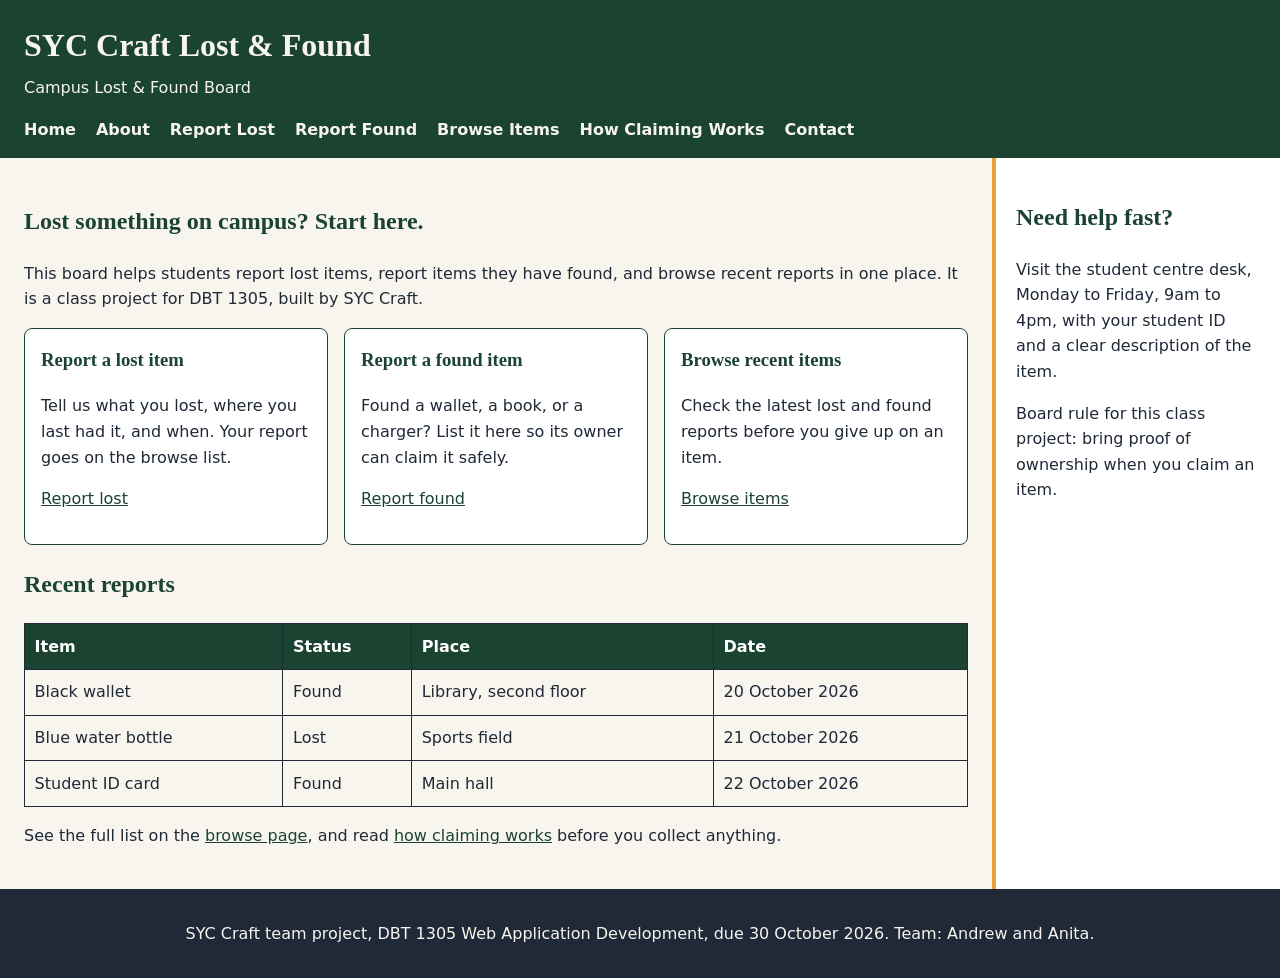
<file: index.html>
<!DOCTYPE html>
<html lang="en">
<head>
<meta charset="utf-8">
<meta name="viewport" content="width=device-width, initial-scale=1">
<title>Home | SYC Craft Lost &amp; Found</title>
<link rel="stylesheet" href="css/style.css">
</head>
<body>
<header>
<h1>SYC Craft Lost &amp; Found</h1>
<p>Campus Lost &amp; Found Board</p>
<nav><ul><li><a href="index.html">Home</a></li><li><a href="about.html">About</a></li><li><a href="report-lost.html">Report Lost</a></li><li><a href="report-found.html">Report Found</a></li><li><a href="browse.html">Browse Items</a></li><li><a href="claiming.html">How Claiming Works</a></li><li><a href="contact.html">Contact</a></li></ul></nav>
</header>
<main>
<h2>Lost something on campus? Start here.</h2>
<p>This board helps students report lost items, report items they have found, and browse recent reports in one place. It is a class project for DBT 1305, built by SYC Craft.</p>
<div class="card-row">
<article class="card"><h3>Report a lost item</h3><p>Tell us what you lost, where you last had it, and when. Your report goes on the browse list.</p><p><a href="report-lost.html">Report lost</a></p></article>
<article class="card"><h3>Report a found item</h3><p>Found a wallet, a book, or a charger? List it here so its owner can claim it safely.</p><p><a href="report-found.html">Report found</a></p></article>
<article class="card"><h3>Browse recent items</h3><p>Check the latest lost and found reports before you give up on an item.</p><p><a href="browse.html">Browse items</a></p></article>
</div>
<h2>Recent reports</h2>
<div class="table-scroll"><table>
<tr><th>Item</th><th>Status</th><th>Place</th><th>Date</th></tr>
<tr><td>Black wallet</td><td>Found</td><td>Library, second floor</td><td>20 October 2026</td></tr>
<tr><td>Blue water bottle</td><td>Lost</td><td>Sports field</td><td>21 October 2026</td></tr>
<tr><td>Student ID card</td><td>Found</td><td>Main hall</td><td>22 October 2026</td></tr>
</table></div>
<p>See the full list on the <a href="browse.html">browse page</a>, and read <a href="claiming.html">how claiming works</a> before you collect anything.</p>
</main>
<aside>
<h2>Need help fast?</h2>
<p>Visit the student centre desk, Monday to Friday, 9am to 4pm, with your student ID and a clear description of the item.</p>
<p>Board rule for this class project: bring proof of ownership when you claim an item.</p>
</aside>
<footer>
<p>SYC Craft team project, DBT 1305 Web Application Development, due 30 October 2026. Team: Andrew and Anita.</p>
</footer>
</body>
</html>
</file>
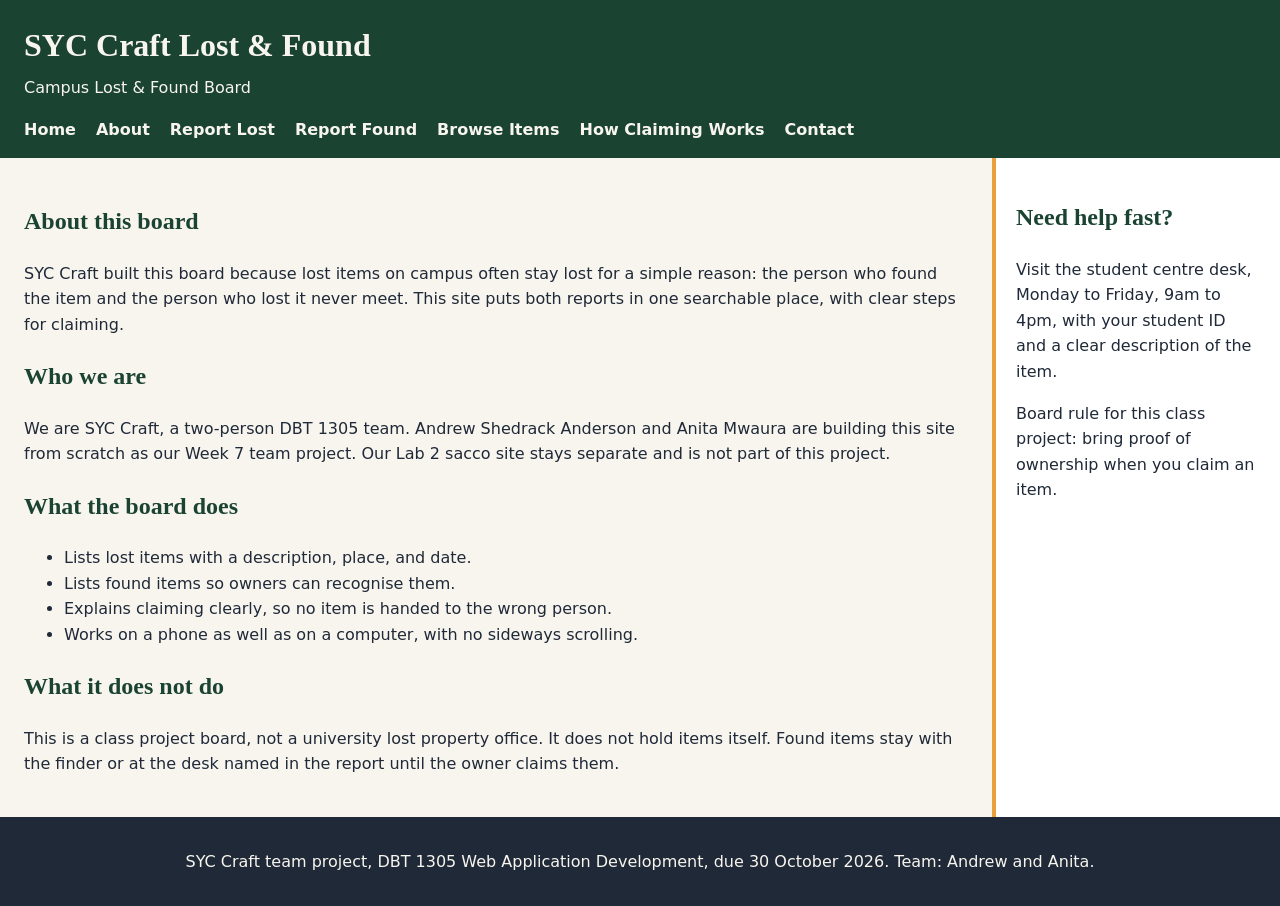
<file: about.html>
<!DOCTYPE html>
<html lang="en">
<head>
<meta charset="utf-8">
<meta name="viewport" content="width=device-width, initial-scale=1">
<title>About | SYC Craft Lost &amp; Found</title>
<link rel="stylesheet" href="css/style.css">
</head>
<body>
<header>
<h1>SYC Craft Lost &amp; Found</h1>
<p>Campus Lost &amp; Found Board</p>
<nav><ul><li><a href="index.html">Home</a></li><li><a href="about.html">About</a></li><li><a href="report-lost.html">Report Lost</a></li><li><a href="report-found.html">Report Found</a></li><li><a href="browse.html">Browse Items</a></li><li><a href="claiming.html">How Claiming Works</a></li><li><a href="contact.html">Contact</a></li></ul></nav>
</header>
<main>
<h2>About this board</h2>
<p>SYC Craft built this board because lost items on campus often stay lost for a simple reason: the person who found the item and the person who lost it never meet. This site puts both reports in one searchable place, with clear steps for claiming.</p>
<h2>Who we are</h2>
<p>We are SYC Craft, a two-person DBT 1305 team. Andrew Shedrack Anderson and Anita Mwaura are building this site from scratch as our Week 7 team project. Our Lab 2 sacco site stays separate and is not part of this project.</p>
<h2>What the board does</h2>
<ul>
<li>Lists lost items with a description, place, and date.</li>
<li>Lists found items so owners can recognise them.</li>
<li>Explains claiming clearly, so no item is handed to the wrong person.</li>
<li>Works on a phone as well as on a computer, with no sideways scrolling.</li>
</ul>
<h2>What it does not do</h2>
<p>This is a class project board, not a university lost property office. It does not hold items itself. Found items stay with the finder or at the desk named in the report until the owner claims them.</p>
</main>
<aside>
<h2>Need help fast?</h2>
<p>Visit the student centre desk, Monday to Friday, 9am to 4pm, with your student ID and a clear description of the item.</p>
<p>Board rule for this class project: bring proof of ownership when you claim an item.</p>
</aside>
<footer>
<p>SYC Craft team project, DBT 1305 Web Application Development, due 30 October 2026. Team: Andrew and Anita.</p>
</footer>
</body>
</html>
</file>
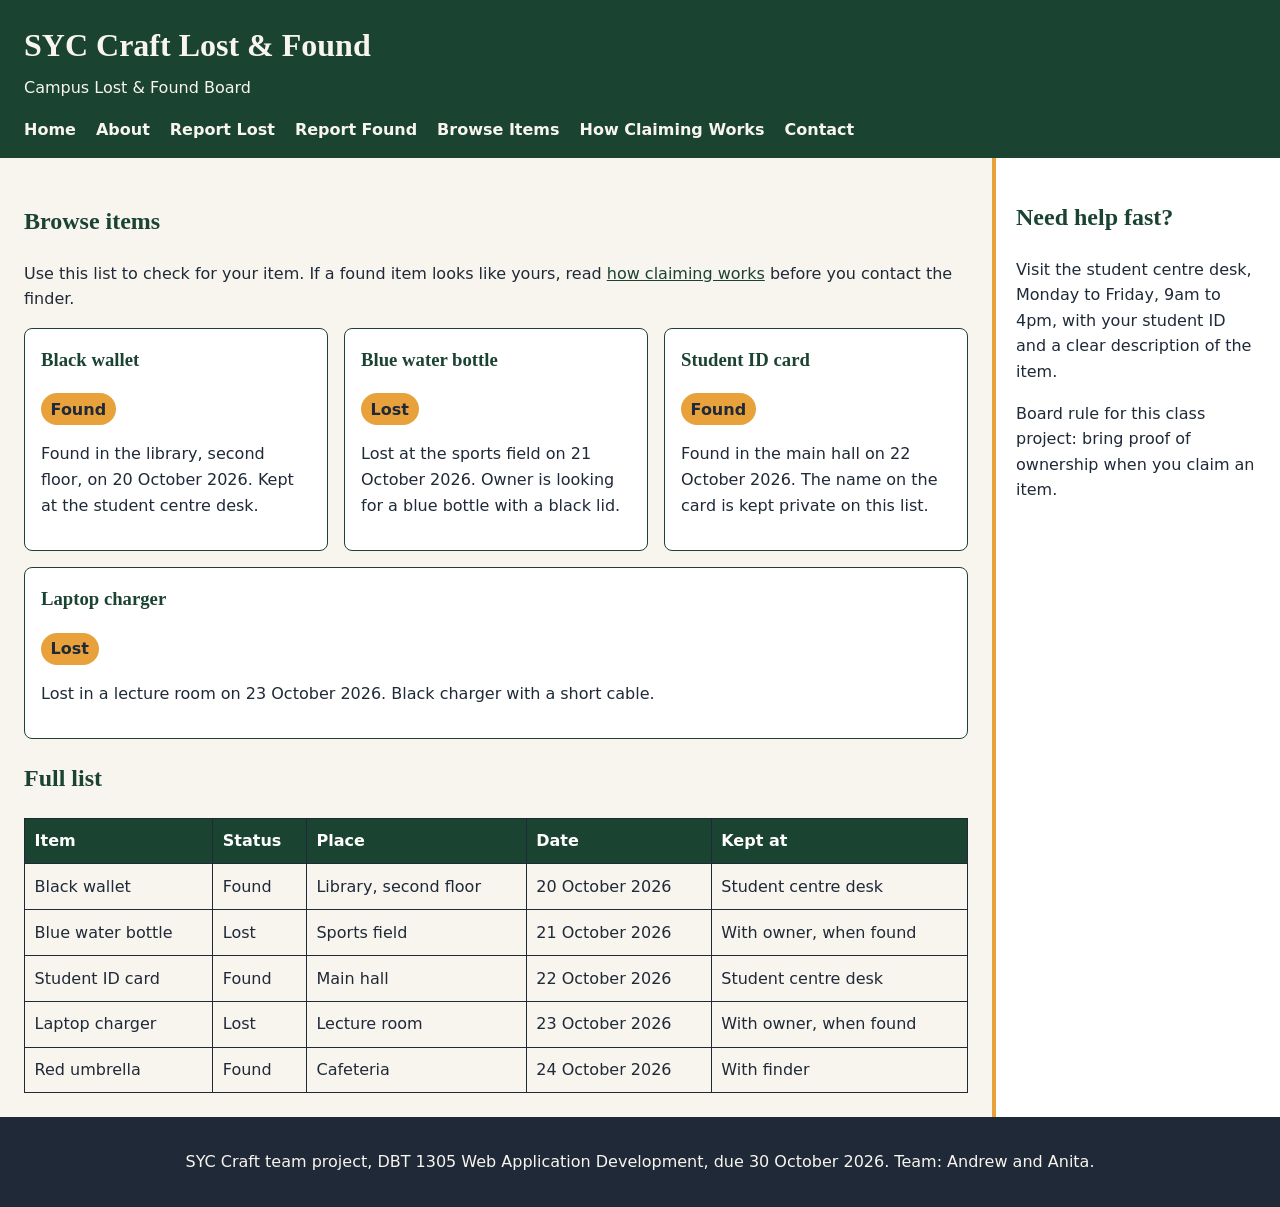
<file: browse.html>
<!DOCTYPE html>
<html lang="en">
<head>
<meta charset="utf-8">
<meta name="viewport" content="width=device-width, initial-scale=1">
<title>Browse Items | SYC Craft Lost &amp; Found</title>
<link rel="stylesheet" href="css/style.css">
</head>
<body>
<header>
<h1>SYC Craft Lost &amp; Found</h1>
<p>Campus Lost &amp; Found Board</p>
<nav><ul><li><a href="index.html">Home</a></li><li><a href="about.html">About</a></li><li><a href="report-lost.html">Report Lost</a></li><li><a href="report-found.html">Report Found</a></li><li><a href="browse.html">Browse Items</a></li><li><a href="claiming.html">How Claiming Works</a></li><li><a href="contact.html">Contact</a></li></ul></nav>
</header>
<main>
<h2>Browse items</h2>
<p>Use this list to check for your item. If a found item looks like yours, read <a href="claiming.html">how claiming works</a> before you contact the finder.</p>
<div class="card-row">
<article class="card"><h3>Black wallet</h3><p><span class="badge">Found</span></p><p>Found in the library, second floor, on 20 October 2026. Kept at the student centre desk.</p></article>
<article class="card"><h3>Blue water bottle</h3><p><span class="badge">Lost</span></p><p>Lost at the sports field on 21 October 2026. Owner is looking for a blue bottle with a black lid.</p></article>
<article class="card"><h3>Student ID card</h3><p><span class="badge">Found</span></p><p>Found in the main hall on 22 October 2026. The name on the card is kept private on this list.</p></article>
<article class="card"><h3>Laptop charger</h3><p><span class="badge">Lost</span></p><p>Lost in a lecture room on 23 October 2026. Black charger with a short cable.</p></article>
</div>
<h2>Full list</h2>
<div class="table-scroll"><table>
<tr><th>Item</th><th>Status</th><th>Place</th><th>Date</th><th>Kept at</th></tr>
<tr><td>Black wallet</td><td>Found</td><td>Library, second floor</td><td>20 October 2026</td><td>Student centre desk</td></tr>
<tr><td>Blue water bottle</td><td>Lost</td><td>Sports field</td><td>21 October 2026</td><td>With owner, when found</td></tr>
<tr><td>Student ID card</td><td>Found</td><td>Main hall</td><td>22 October 2026</td><td>Student centre desk</td></tr>
<tr><td>Laptop charger</td><td>Lost</td><td>Lecture room</td><td>23 October 2026</td><td>With owner, when found</td></tr>
<tr><td>Red umbrella</td><td>Found</td><td>Cafeteria</td><td>24 October 2026</td><td>With finder</td></tr>
</table></div>
</main>
<aside>
<h2>Need help fast?</h2>
<p>Visit the student centre desk, Monday to Friday, 9am to 4pm, with your student ID and a clear description of the item.</p>
<p>Board rule for this class project: bring proof of ownership when you claim an item.</p>
</aside>
<footer>
<p>SYC Craft team project, DBT 1305 Web Application Development, due 30 October 2026. Team: Andrew and Anita.</p>
</footer>
</body>
</html>
</file>
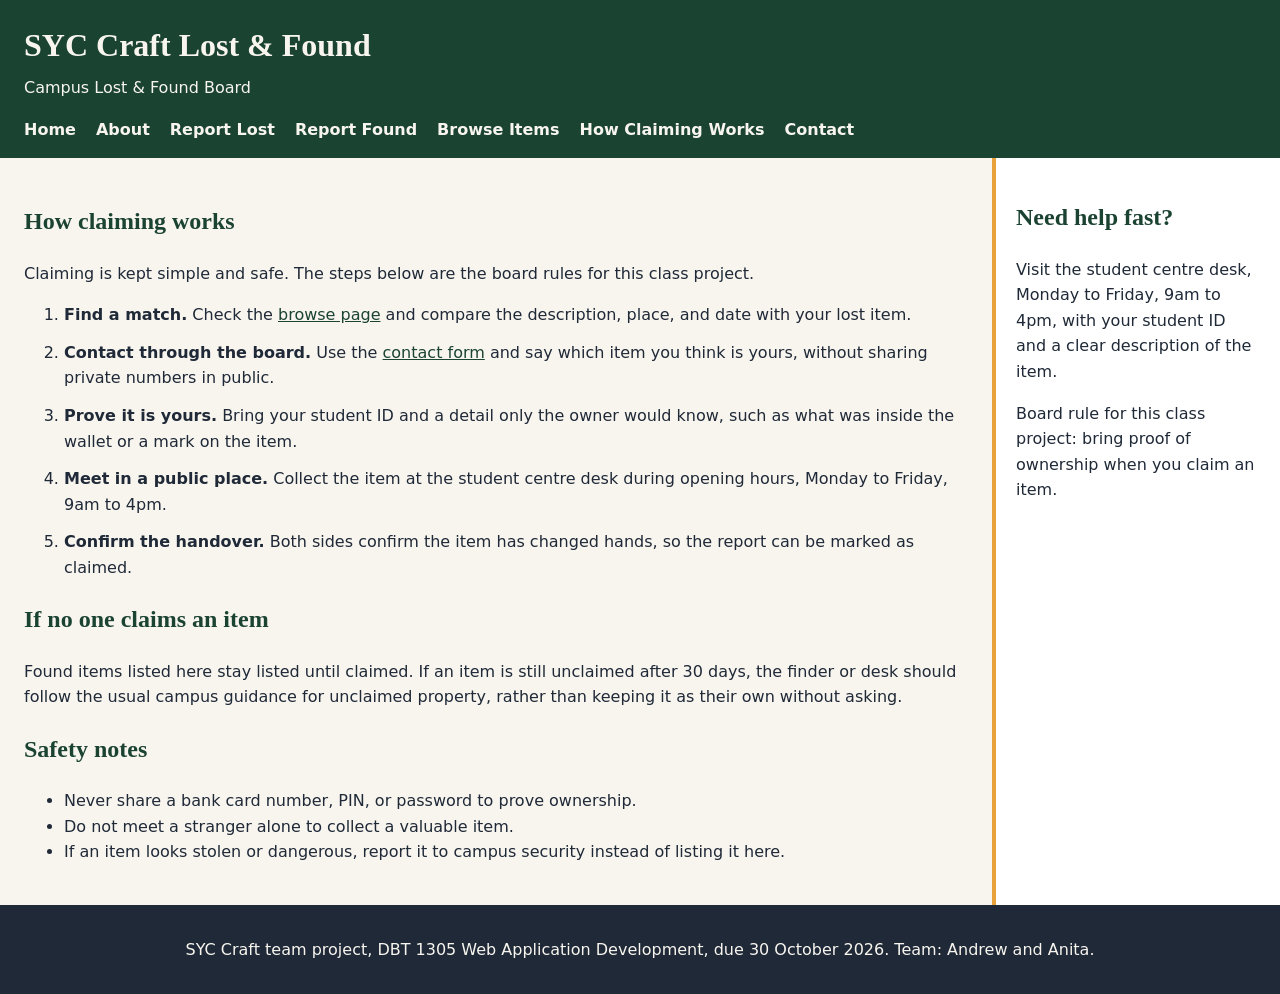
<file: claiming.html>
<!DOCTYPE html>
<html lang="en">
<head>
<meta charset="utf-8">
<meta name="viewport" content="width=device-width, initial-scale=1">
<title>How Claiming Works | SYC Craft Lost &amp; Found</title>
<link rel="stylesheet" href="css/style.css">
</head>
<body>
<header>
<h1>SYC Craft Lost &amp; Found</h1>
<p>Campus Lost &amp; Found Board</p>
<nav><ul><li><a href="index.html">Home</a></li><li><a href="about.html">About</a></li><li><a href="report-lost.html">Report Lost</a></li><li><a href="report-found.html">Report Found</a></li><li><a href="browse.html">Browse Items</a></li><li><a href="claiming.html">How Claiming Works</a></li><li><a href="contact.html">Contact</a></li></ul></nav>
</header>
<main>
<h2>How claiming works</h2>
<p>Claiming is kept simple and safe. The steps below are the board rules for this class project.</p>
<ol class="steps">
<li><strong>Find a match.</strong> Check the <a href="browse.html">browse page</a> and compare the description, place, and date with your lost item.</li>
<li><strong>Contact through the board.</strong> Use the <a href="contact.html">contact form</a> and say which item you think is yours, without sharing private numbers in public.</li>
<li><strong>Prove it is yours.</strong> Bring your student ID and a detail only the owner would know, such as what was inside the wallet or a mark on the item.</li>
<li><strong>Meet in a public place.</strong> Collect the item at the student centre desk during opening hours, Monday to Friday, 9am to 4pm.</li>
<li><strong>Confirm the handover.</strong> Both sides confirm the item has changed hands, so the report can be marked as claimed.</li>
</ol>
<h2>If no one claims an item</h2>
<p>Found items listed here stay listed until claimed. If an item is still unclaimed after 30 days, the finder or desk should follow the usual campus guidance for unclaimed property, rather than keeping it as their own without asking.</p>
<h2>Safety notes</h2>
<ul>
<li>Never share a bank card number, PIN, or password to prove ownership.</li>
<li>Do not meet a stranger alone to collect a valuable item.</li>
<li>If an item looks stolen or dangerous, report it to campus security instead of listing it here.</li>
</ul>
</main>
<aside>
<h2>Need help fast?</h2>
<p>Visit the student centre desk, Monday to Friday, 9am to 4pm, with your student ID and a clear description of the item.</p>
<p>Board rule for this class project: bring proof of ownership when you claim an item.</p>
</aside>
<footer>
<p>SYC Craft team project, DBT 1305 Web Application Development, due 30 October 2026. Team: Andrew and Anita.</p>
</footer>
</body>
</html>
</file>
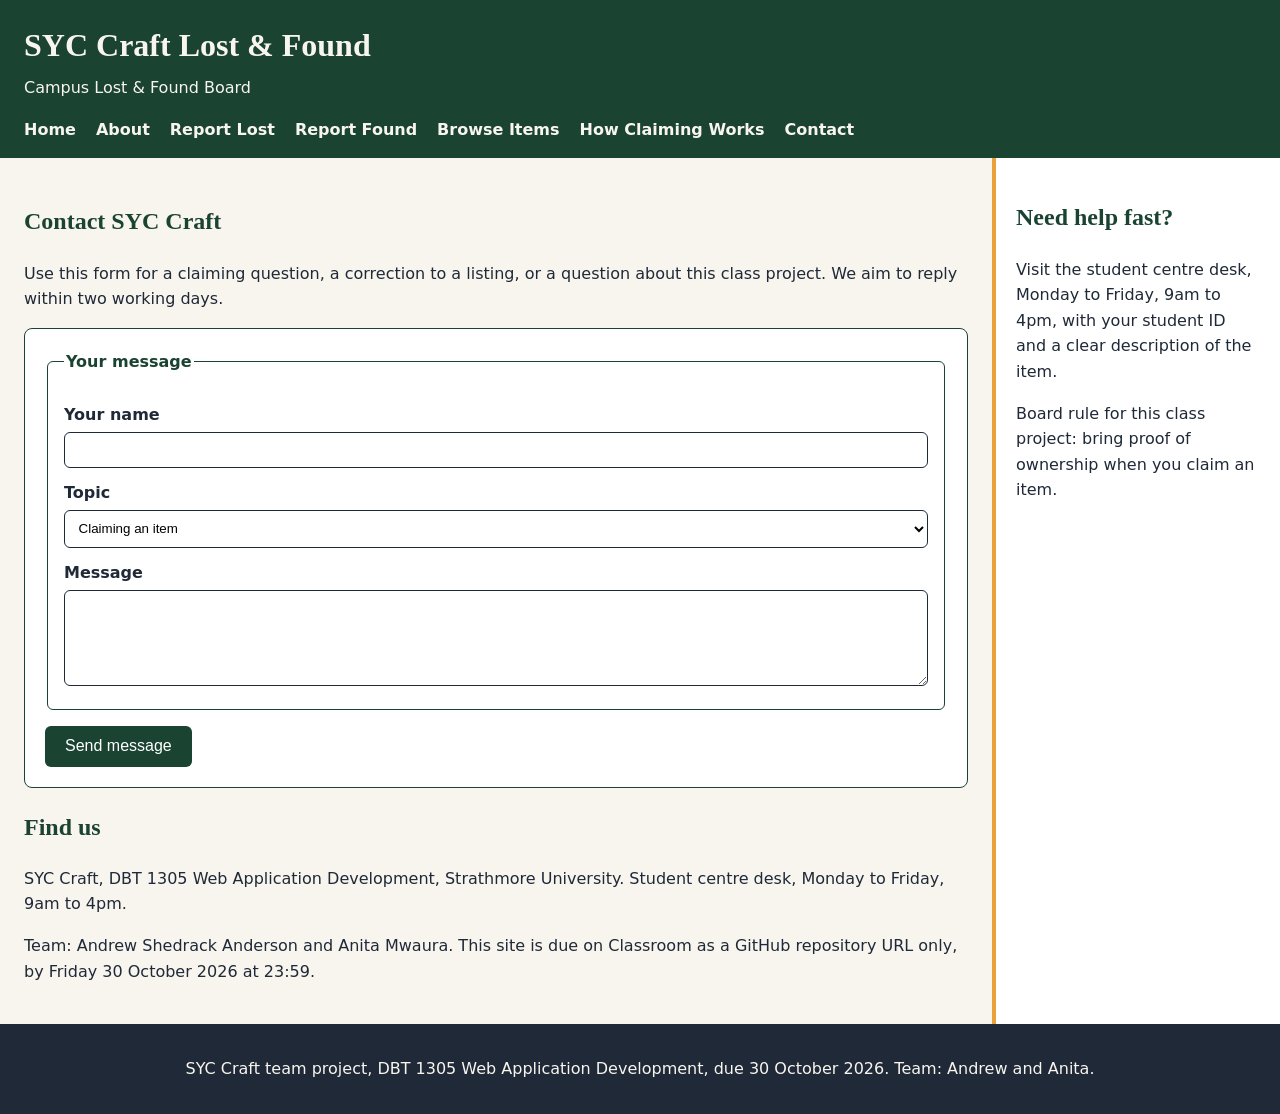
<file: contact.html>
<!DOCTYPE html>
<html lang="en">
<head>
<meta charset="utf-8">
<meta name="viewport" content="width=device-width, initial-scale=1">
<title>Contact | SYC Craft Lost &amp; Found</title>
<link rel="stylesheet" href="css/style.css">
</head>
<body>
<header>
<h1>SYC Craft Lost &amp; Found</h1>
<p>Campus Lost &amp; Found Board</p>
<nav><ul><li><a href="index.html">Home</a></li><li><a href="about.html">About</a></li><li><a href="report-lost.html">Report Lost</a></li><li><a href="report-found.html">Report Found</a></li><li><a href="browse.html">Browse Items</a></li><li><a href="claiming.html">How Claiming Works</a></li><li><a href="contact.html">Contact</a></li></ul></nav>
</header>
<main>
<h2>Contact SYC Craft</h2>
<p>Use this form for a claiming question, a correction to a listing, or a question about this class project. We aim to reply within two working days.</p>
<form action="index.html" method="get">
<fieldset><legend>Your message</legend>
<label for="contact-name">Your name</label><input id="contact-name" name="name" type="text" required>
<label for="contact-topic">Topic</label><select id="contact-topic" name="topic"><option>Claiming an item</option><option>Correct a listing</option><option>Question about the project</option></select>
<label for="contact-msg">Message</label><textarea id="contact-msg" name="message" rows="5" required></textarea>
</fieldset>
<button type="submit">Send message</button>
</form>
<h2>Find us</h2>
<p>SYC Craft, DBT 1305 Web Application Development, Strathmore University. Student centre desk, Monday to Friday, 9am to 4pm.</p>
<p>Team: Andrew Shedrack Anderson and Anita Mwaura. This site is due on Classroom as a GitHub repository URL only, by Friday 30 October 2026 at 23:59.</p>
</main>
<aside>
<h2>Need help fast?</h2>
<p>Visit the student centre desk, Monday to Friday, 9am to 4pm, with your student ID and a clear description of the item.</p>
<p>Board rule for this class project: bring proof of ownership when you claim an item.</p>
</aside>
<footer>
<p>SYC Craft team project, DBT 1305 Web Application Development, due 30 October 2026. Team: Andrew and Anita.</p>
</footer>
</body>
</html>
</file>
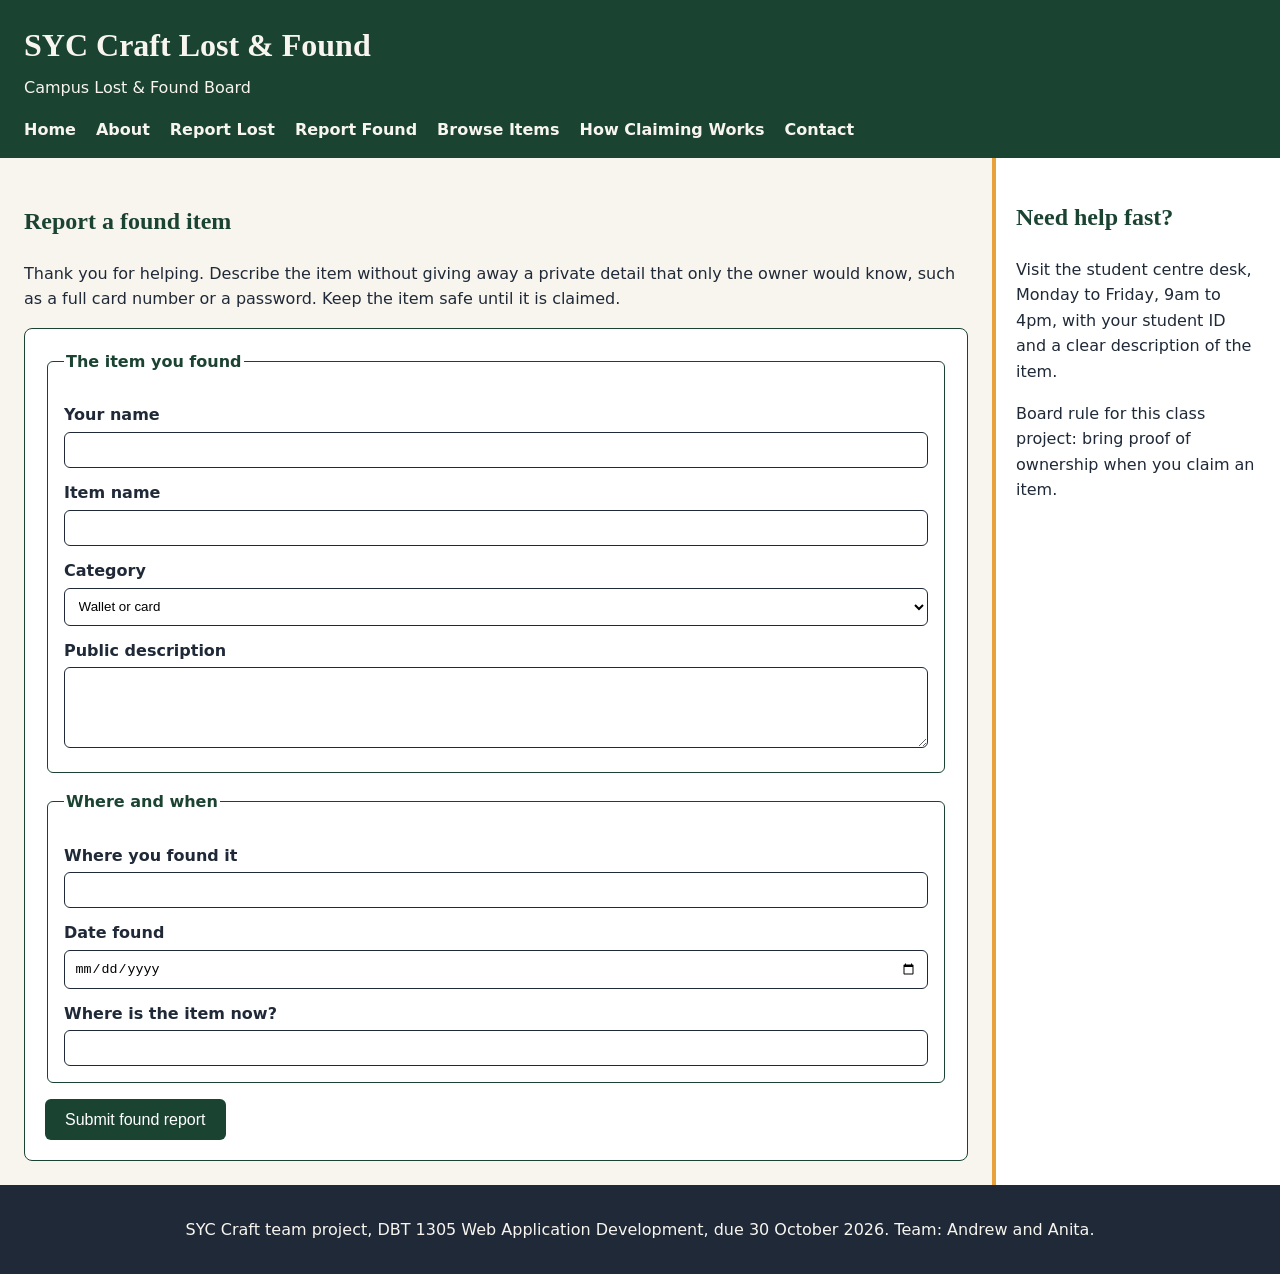
<file: report-found.html>
<!DOCTYPE html>
<html lang="en">
<head>
<meta charset="utf-8">
<meta name="viewport" content="width=device-width, initial-scale=1">
<title>Report a Found Item | SYC Craft Lost &amp; Found</title>
<link rel="stylesheet" href="css/style.css">
</head>
<body>
<header>
<h1>SYC Craft Lost &amp; Found</h1>
<p>Campus Lost &amp; Found Board</p>
<nav><ul><li><a href="index.html">Home</a></li><li><a href="about.html">About</a></li><li><a href="report-lost.html">Report Lost</a></li><li><a href="report-found.html">Report Found</a></li><li><a href="browse.html">Browse Items</a></li><li><a href="claiming.html">How Claiming Works</a></li><li><a href="contact.html">Contact</a></li></ul></nav>
</header>
<main>
<h2>Report a found item</h2>
<p>Thank you for helping. Describe the item without giving away a private detail that only the owner would know, such as a full card number or a password. Keep the item safe until it is claimed.</p>
<form action="browse.html" method="get">
<fieldset><legend>The item you found</legend>
<label for="found-name">Your name</label><input id="found-name" name="name" type="text" required>
<label for="found-item">Item name</label><input id="found-item" name="item" type="text" required>
<label for="found-category">Category</label><select id="found-category" name="category"><option>Wallet or card</option><option>Phone or charger</option><option>Book or notes</option><option>Clothing</option><option>Other</option></select>
<label for="found-desc">Public description</label><textarea id="found-desc" name="description" rows="4" required></textarea>
</fieldset>
<fieldset><legend>Where and when</legend>
<label for="found-place">Where you found it</label><input id="found-place" name="place" type="text" required>
<label for="found-date">Date found</label><input id="found-date" name="date" type="date" required>
<label for="found-keep">Where is the item now?</label><input id="found-keep" name="kept" type="text" required>
</fieldset>
<button type="submit">Submit found report</button>
</form>
</main>
<aside>
<h2>Need help fast?</h2>
<p>Visit the student centre desk, Monday to Friday, 9am to 4pm, with your student ID and a clear description of the item.</p>
<p>Board rule for this class project: bring proof of ownership when you claim an item.</p>
</aside>
<footer>
<p>SYC Craft team project, DBT 1305 Web Application Development, due 30 October 2026. Team: Andrew and Anita.</p>
</footer>
</body>
</html>
</file>
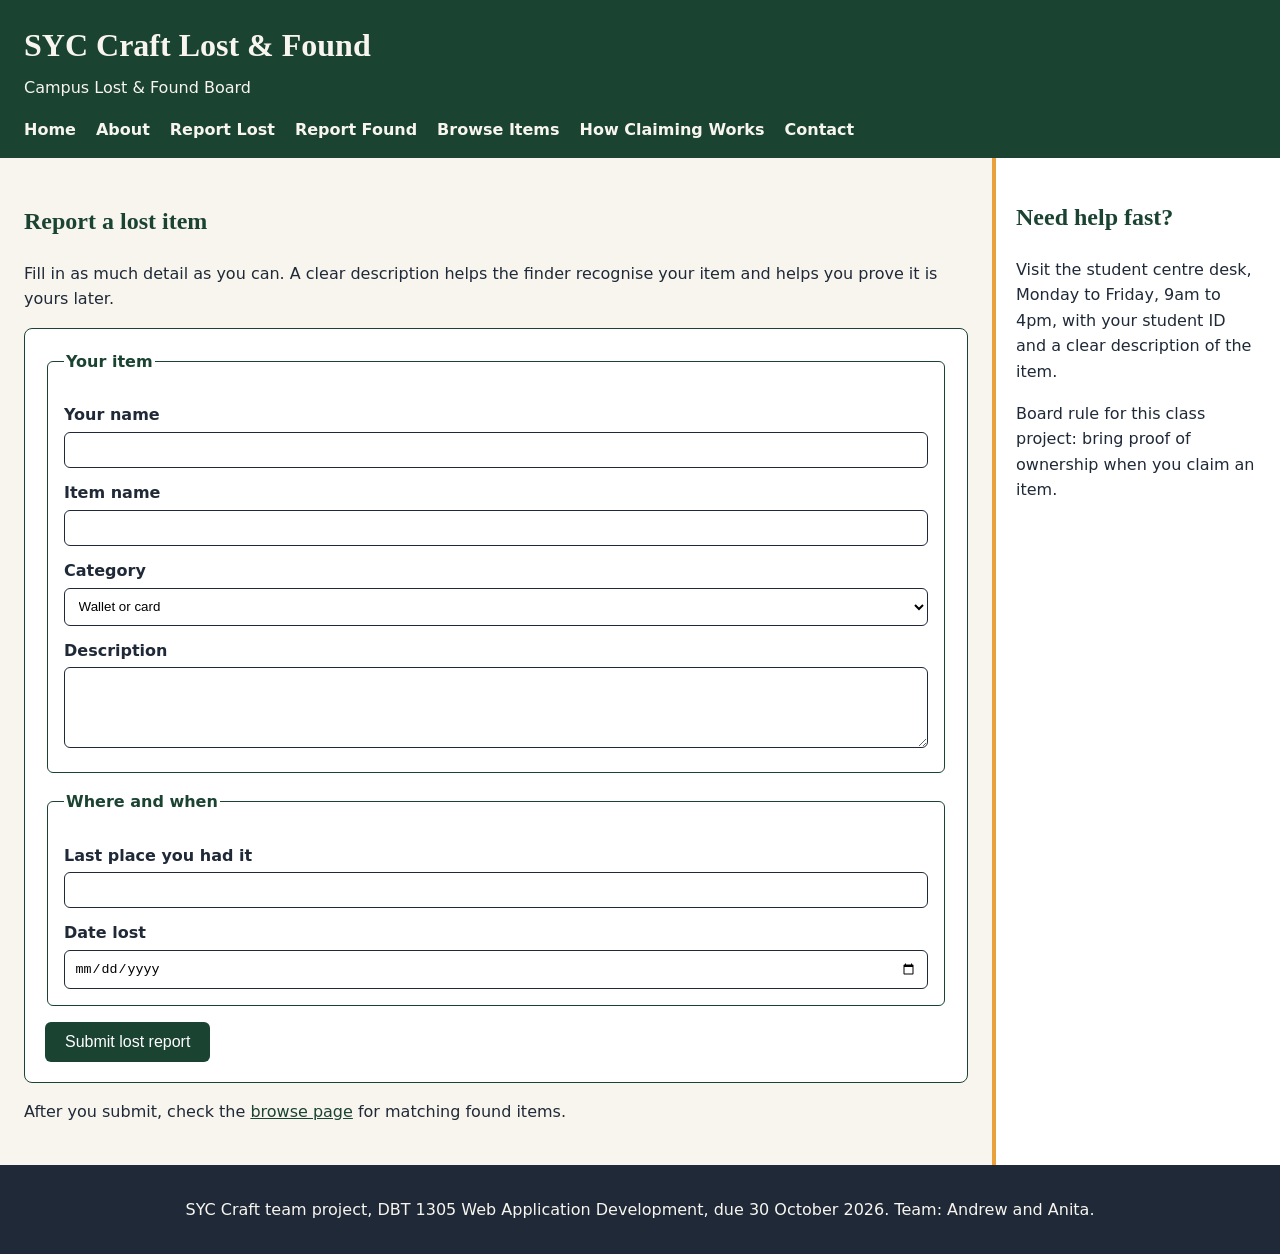
<file: report-lost.html>
<!DOCTYPE html>
<html lang="en">
<head>
<meta charset="utf-8">
<meta name="viewport" content="width=device-width, initial-scale=1">
<title>Report a Lost Item | SYC Craft Lost &amp; Found</title>
<link rel="stylesheet" href="css/style.css">
</head>
<body>
<header>
<h1>SYC Craft Lost &amp; Found</h1>
<p>Campus Lost &amp; Found Board</p>
<nav><ul><li><a href="index.html">Home</a></li><li><a href="about.html">About</a></li><li><a href="report-lost.html">Report Lost</a></li><li><a href="report-found.html">Report Found</a></li><li><a href="browse.html">Browse Items</a></li><li><a href="claiming.html">How Claiming Works</a></li><li><a href="contact.html">Contact</a></li></ul></nav>
</header>
<main>
<h2>Report a lost item</h2>
<p>Fill in as much detail as you can. A clear description helps the finder recognise your item and helps you prove it is yours later.</p>
<form action="browse.html" method="get">
<fieldset><legend>Your item</legend>
<label for="lost-name">Your name</label><input id="lost-name" name="name" type="text" required>
<label for="lost-item">Item name</label><input id="lost-item" name="item" type="text" required>
<label for="lost-category">Category</label><select id="lost-category" name="category"><option>Wallet or card</option><option>Phone or charger</option><option>Book or notes</option><option>Clothing</option><option>Other</option></select>
<label for="lost-desc">Description</label><textarea id="lost-desc" name="description" rows="4" required></textarea>
</fieldset>
<fieldset><legend>Where and when</legend>
<label for="lost-place">Last place you had it</label><input id="lost-place" name="place" type="text" required>
<label for="lost-date">Date lost</label><input id="lost-date" name="date" type="date" required>
</fieldset>
<button type="submit">Submit lost report</button>
</form>
<p>After you submit, check the <a href="browse.html">browse page</a> for matching found items.</p>
</main>
<aside>
<h2>Need help fast?</h2>
<p>Visit the student centre desk, Monday to Friday, 9am to 4pm, with your student ID and a clear description of the item.</p>
<p>Board rule for this class project: bring proof of ownership when you claim an item.</p>
</aside>
<footer>
<p>SYC Craft team project, DBT 1305 Web Application Development, due 30 October 2026. Team: Andrew and Anita.</p>
</footer>
</body>
</html>
</file>
<file: css/style.css>
/* House style — main #1B4332 ground #F8F5EF ink #1F2937 accent #E9A23B headings: Georgia, serif body: system-ui, sans-serif */

/* Member 1 shared blocks: house style, layout, phone */
* { box-sizing: border-box; }
body { margin: 0; background: #F8F5EF; color: #1F2937; font-family: system-ui, -apple-system, Arial, sans-serif; line-height: 1.6; display: grid; grid-template-areas: "header header" "main aside" "footer footer"; grid-template-columns: minmax(0, 1fr) 18rem; }
h1, h2, h3 { font-family: Georgia, serif; color: #1B4332; }
a { color: #1B4332; }
header { grid-area: header; background: #1B4332; color: #F8F5EF; padding: 1rem 1.5rem; }
header h1, header p { color: #F8F5EF; margin: 0.25rem 0; }
nav ul { list-style: none; margin: 1rem 0 0; padding: 0; display: flex; flex-wrap: wrap; gap: 0.5rem 1.25rem; }
nav a { color: #F8F5EF; text-decoration: none; font-weight: 600; }
nav a:hover, nav a:focus { text-decoration: underline; }
main { grid-area: main; padding: 1.5rem; min-width: 0; }
aside { grid-area: aside; background: #ffffff; border-left: 4px solid #E9A23B; padding: 1.25rem; }
footer { grid-area: footer; background: #1F2937; color: #F8F5EF; padding: 1rem 1.5rem; text-align: center; }
img, input, select, textarea { max-width: 100%; }
input, select, textarea { width: 100%; padding: 0.6rem; border: 1px solid #1F2937; border-radius: 6px; background: #ffffff; }
button { background: #1B4332; color: #ffffff; border: none; padding: 0.7rem 1.25rem; border-radius: 6px; font-size: 1rem; cursor: pointer; }
button:hover, button:focus { background: #E9A23B; color: #1F2937; }
.table-scroll { overflow-x: auto; }
table { border-collapse: collapse; width: 100%; }
th, td { border: 1px solid #1F2937; padding: 0.6rem; text-align: left; }
th { background: #1B4332; color: #ffffff; }

/* Andrew block: index, browse, contact */
.card-row { display: flex; flex-wrap: wrap; gap: 1rem; }
.card { background: #ffffff; border: 1px solid #1B4332; border-radius: 8px; padding: 1rem; flex: 1 1 16rem; }
.card h3 { margin-top: 0; }
.badge { display: inline-block; background: #E9A23B; color: #1F2937; padding: 0.2rem 0.6rem; border-radius: 20px; font-weight: 700; }

/* Anita block: about, report lost, report found, claiming */
form { background: #ffffff; border: 1px solid #1B4332; border-radius: 8px; padding: 1.25rem; }
fieldset { border: 1px solid #1B4332; border-radius: 6px; margin-bottom: 1rem; padding: 1rem; }
legend { font-weight: 700; color: #1B4332; }
label { display: block; font-weight: 600; margin: 0.75rem 0 0.25rem; }
.steps li { margin-bottom: 0.75rem; }

/* Member 1 shared block: phone, last in the file */
@media (max-width: 700px) {
  body { grid-template-areas: "header" "main" "aside" "footer"; grid-template-columns: 1fr; }
  main, aside { padding: 1rem; }
  nav ul { flex-direction: column; }
}
</file>
